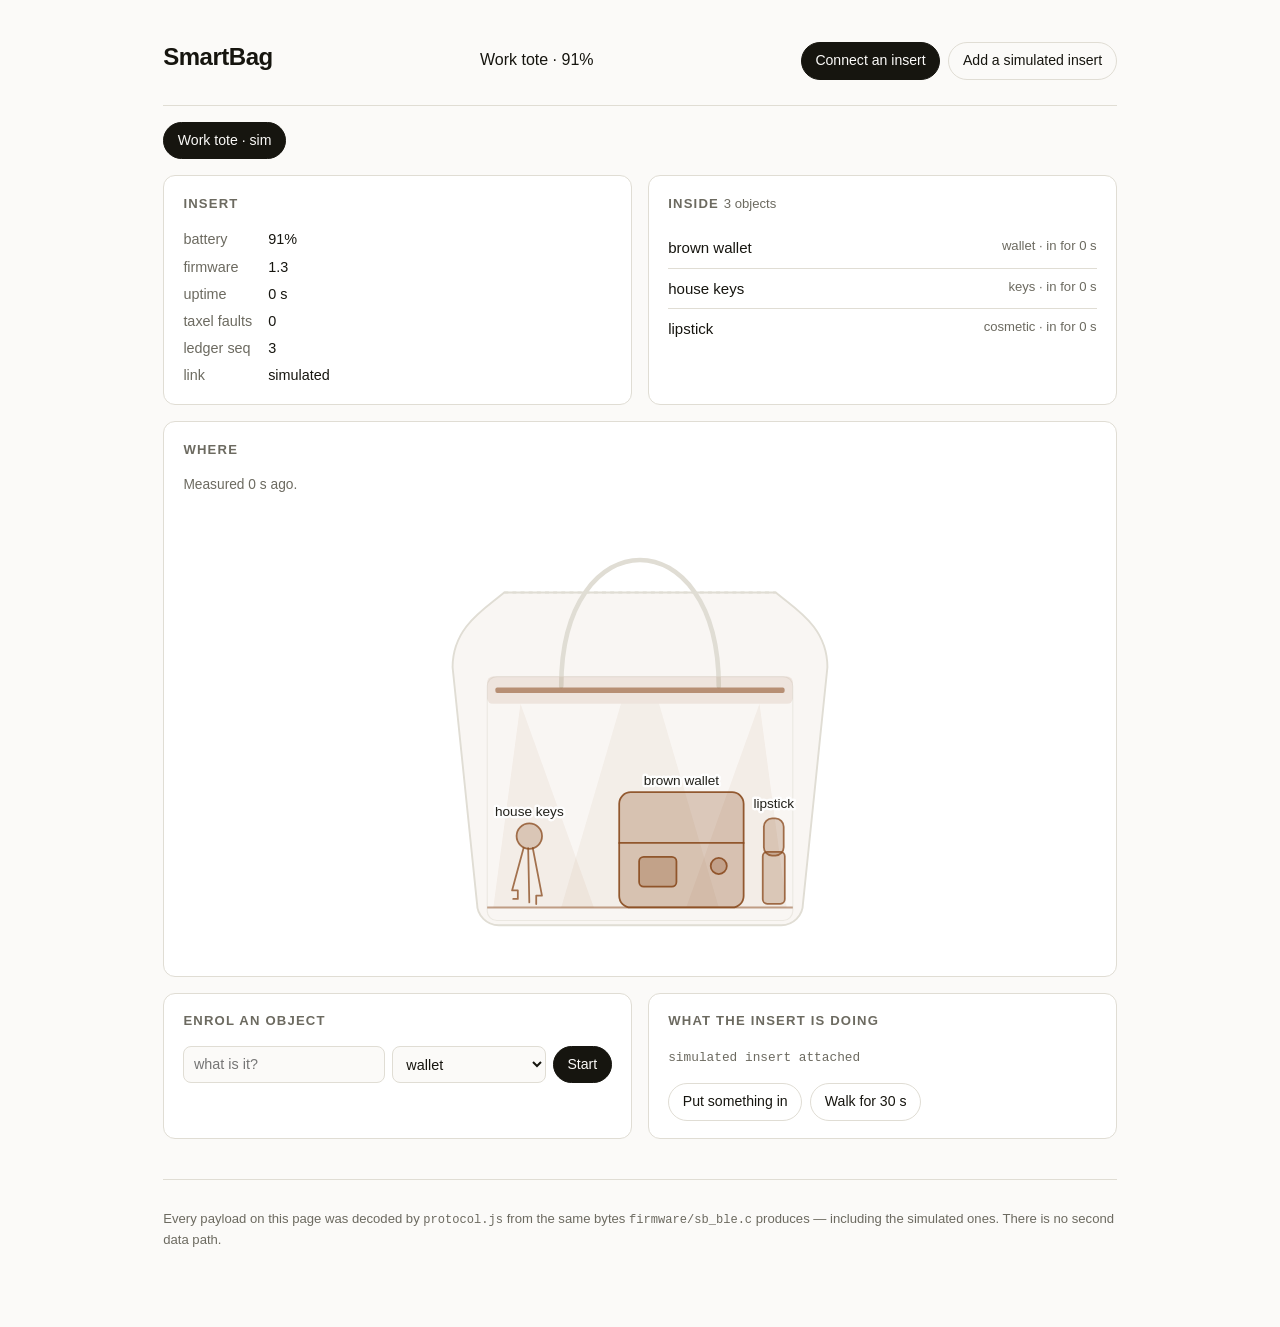
<file: app/index.html>
<!doctype html>
<html lang="en">
<head>
<meta charset="utf-8">
<meta name="viewport" content="width=device-width,initial-scale=1">
<title>SmartBag</title>
<link rel="stylesheet" href="style.css">
</head>
<body>
<header>
  <h1>SmartBag</h1>
  <!-- ⭐ On a phone this collapses into the app bar: the bag's name on the left,
       its battery on the right, the way every app that talks to one device does
       it. The two buttons below are setup, not navigation, so they go away. -->
  <p class="appbar-sub" id="appbar-sub"></p>
  <div class="actions">
    <button id="connect">Connect an insert</button>
    <button id="add-sim" class="ghost">Add a simulated insert</button>
  </div>
</header>

<p id="banner" class="banner" hidden></p>

<nav id="inserts" class="inserts"></nav>

<main id="main" hidden>
  <section class="panel" id="status-panel" data-tab="bag">
    <h2>Insert</h2>
    <dl id="status"></dl>
  </section>

  <section class="panel" data-tab="bag">
    <h2>Inside <span id="count" class="tag"></span></h2>
    <ul id="inventory" class="inventory"></ul>
  </section>

  <section class="panel wide" data-tab="bag">
    <h2>Where</h2>
    <p id="map-age" class="age"></p>
    <div id="map-wrap"></div>
    <p class="caption" id="map-caption"></p>
  </section>

  <section class="panel" data-tab="enrol">
    <h2>Enrol an object</h2>
    <form id="enrol">
      <input id="enrol-label" type="text" maxlength="24" placeholder="what is it?" required>
      <select id="enrol-class">
        <option value="1">wallet</option><option value="2">phone</option>
        <option value="3">keys</option><option value="4">pouch</option>
        <option value="5">cosmetic</option><option value="6">glasses</option>
        <option value="7">earbuds</option><option value="8">card</option>
      </select>
      <button type="submit">Start</button>
    </form>
    <p id="enrol-status" class="enrol-status"></p>
  </section>

  <section class="panel" data-tab="activity">
    <h2>What the insert is doing</h2>
    <ul id="log" class="log"></ul>
    <div class="actions sim-only">
      <button id="sim-insert" class="ghost">Put something in</button>
      <button id="sim-walk" class="ghost">Walk for 30 s</button>
    </div>
  </section>
</main>

<!-- ⛔ A LIST OF PANELS IS A WEB PAGE. The same markup is an APP when it has one
     thing on screen at a time and a way between them, so on a phone these three
     tabs show one panel each and this bar is fixed to the bottom of the glass.
     Above 600 px it disappears and everything is on the page at once, which is
     what a wide screen is for. -->
<nav class="tabs" id="tabs" hidden>
  <button data-tab="bag" class="on">Bag</button>
  <button data-tab="enrol">Teach</button>
  <button data-tab="activity">Activity</button>
</nav>

<footer>
  <p>Every payload on this page was decoded by <code>protocol.js</code> from the
  same bytes <code>firmware/sb_ble.c</code> produces — including the simulated
  ones. There is no second data path.</p>
</footer>

<script type="module" src="app.js"></script>
</body>
</html>
</file>
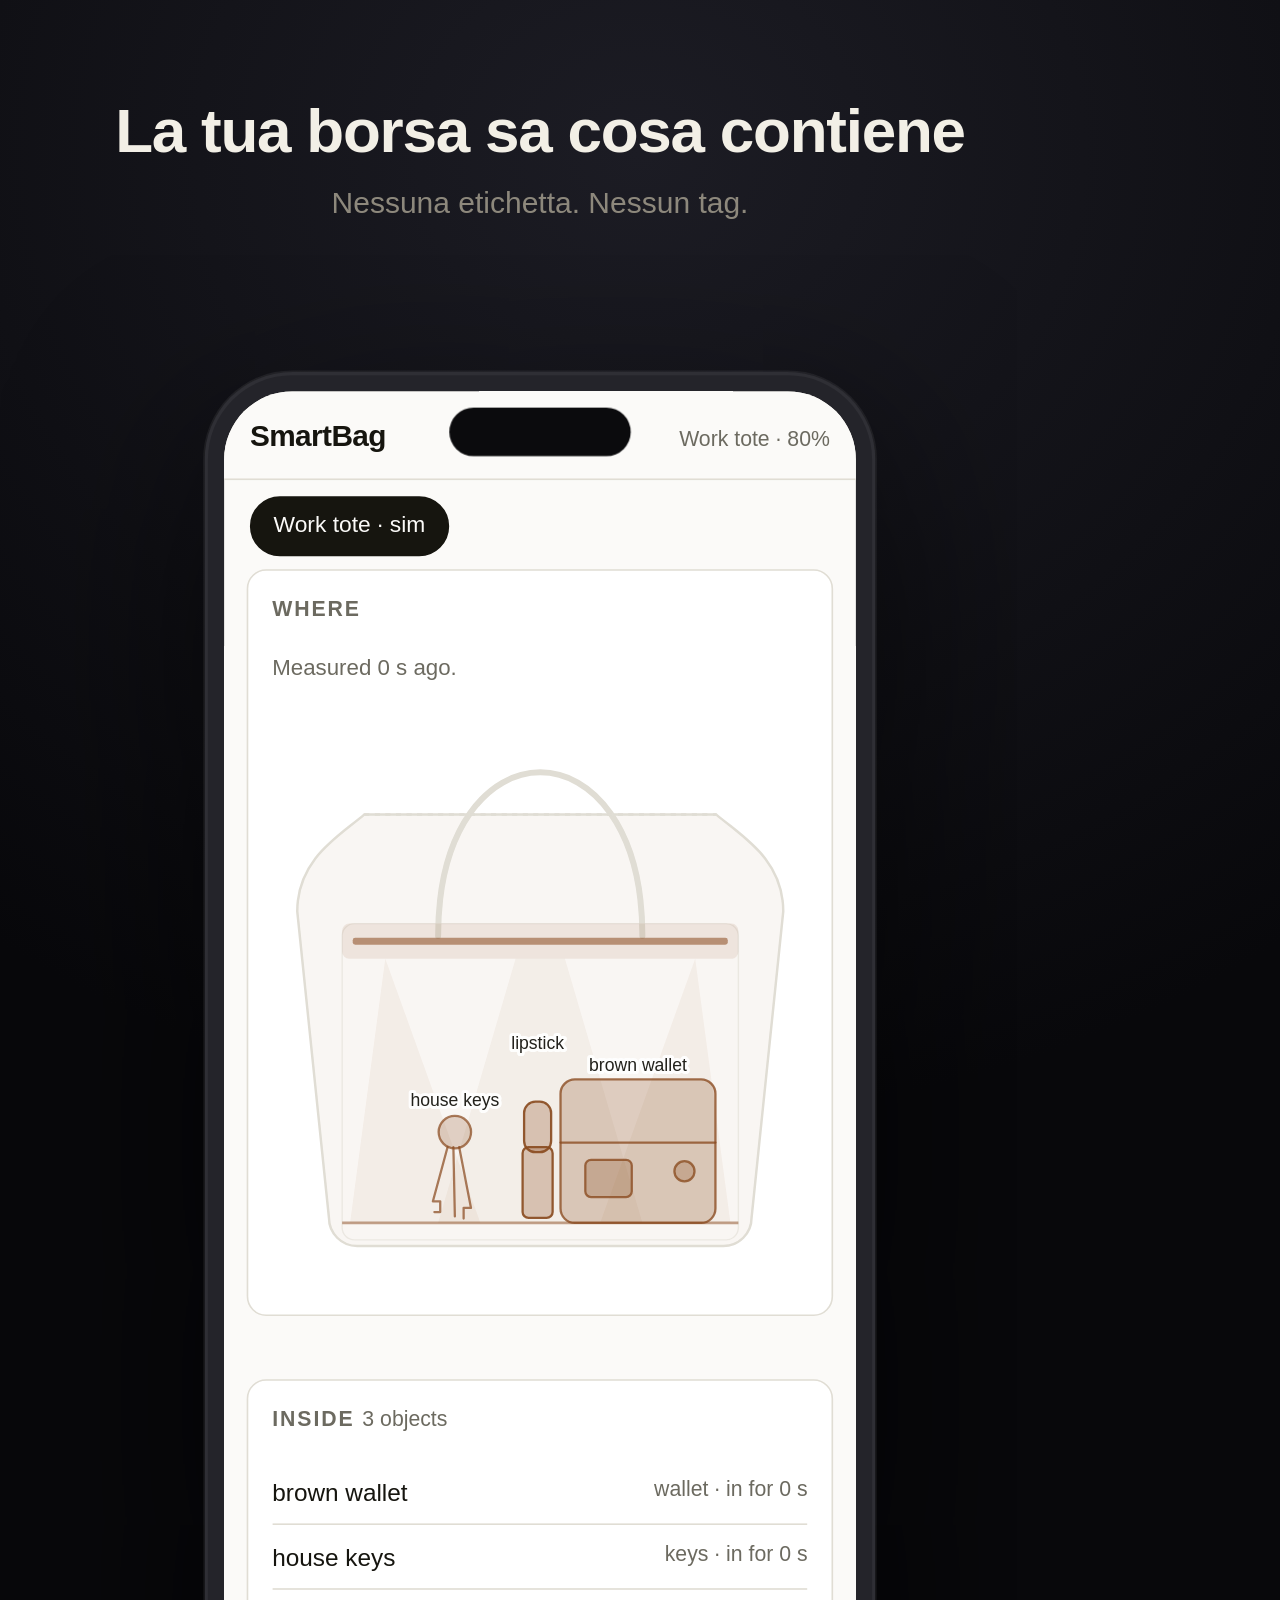
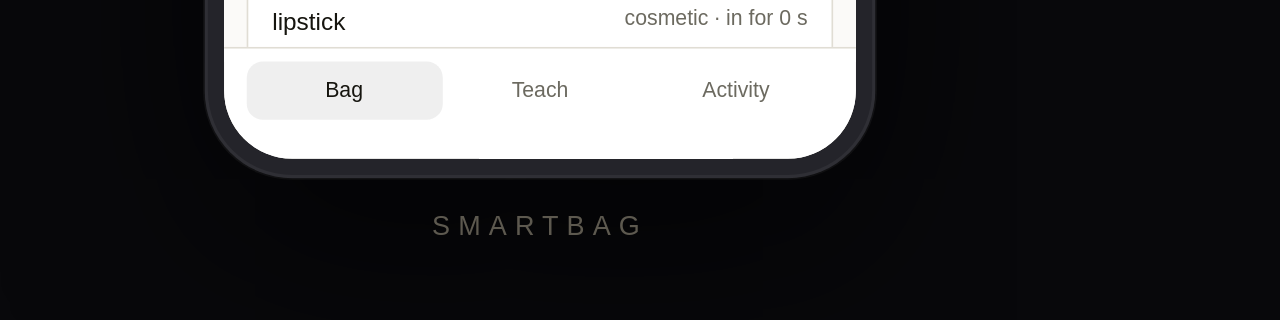
<file: app/film.html>
<!doctype html>
<html lang="it">
<head>
<meta charset="utf-8">
<title>SmartBag — the app, 9:16</title>
<!--
  ⭐ THE FILM IS THE REAL APP, IN A PHONE, ON A 1080x1920 CANVAS. Same trick as
  mock.html: the page IS the picture. An iframe 390 px wide puts index.html into
  its phone layout, and everything inside is the same code, the same simulator
  and the same protocol.js that decodes a real insert's bytes. Nothing here is
  drawn to look like an app.

  ⛔ AND THE TIMELINE IS DRIVEN BY FRAME NUMBER, NOT BY THE CLOCK. `?f=42` is
  frame 42 and always shows the same thing. A film built by screenshotting a
  page that animates on wall-clock time is a film whose frames depend on how
  busy the machine was, which is not a film you can rebuild.

  ⚠️ Which means every step is applied from the beginning on every frame: the
  script replays the whole story up to `f` and then paints. Cheap at this scale
  (a few dozen events), and it makes frame N independent of frames 1..N-1.

  ⛔ AND IT HAS TO BE SERVED OVER HTTP, NOT OPENED AS A FILE. app.js is an ES
  module and Chrome blocks module imports across file:// for CORS — the page
  loads, the iframe loads, and the app inside simply never runs. It does not
  fail loudly: it renders its own empty state, which looks exactly like an app
  with nothing in the bag. tools/build_app_film.sh serves app/ for the capture.

  Usage: tools/build_app_film.sh
-->
<style>
  * { box-sizing: border-box; }
  html, body { margin: 0; }
  /* ⚠️ Exactly 1080 x 1920, fixed. The capture is told the same numbers and
     there is nothing left to crop — a crop centres on the middle of the
     CAPTURE, which is only the middle of the phone if the two agree, and
     headless Chrome does not reliably make them agree. */
  body {
    position: relative; width: 1080px; height: 1920px; overflow: hidden;
    background: #0c0c10;
    background-image: radial-gradient(120% 70% at 50% 8%, #1c1c24 0%, #08080b 72%);
    font: 15px/1.4 -apple-system, "Segoe UI", Roboto, sans-serif;
    color: #b9b4a8;
  }

  /* The phone: 414 x 868 including bezel, scaled to fill a vertical frame.
     Transform rather than bigger pixels, so the app inside still lays itself
     out at 390 px and stays in its phone layout.
     ⚠️ 1.62, not 1.8, and a top of 372: at 1.8 the phone ended flush with the
     bottom of the frame and sat under the wordmark. The caption band, the
     phone and the mark are three things that have to coexist in 1920 px. */
  .phone {
    position: absolute; left: 50%; top: 372px;
    width: 414px; height: 868px;
    transform: translateX(-50%) scale(1.62); transform-origin: 50% 0;
    border-radius: 54px; background: #24242a; padding: 12px;
    box-shadow: 0 40px 120px rgba(0,0,0,0.7), 0 0 0 1px rgba(255,255,255,0.07),
                inset 0 0 0 2px rgba(255,255,255,0.05);
  }
  .screen {
    position: relative; width: 390px; height: 844px; border-radius: 42px;
    overflow: hidden; background: #14140f;
  }
  iframe { width: 390px; height: 844px; border: 0; display: block; }
  .notch {
    position: absolute; top: 10px; left: 50%; transform: translateX(-50%);
    width: 112px; height: 30px; border-radius: 16px; background: #0b0b0d; z-index: 2;
  }

  /* ⭐ A caption band, because a discovery feed plays without sound and the
     product has nothing to see on the outside. The words carry the whole
     claim; the phone carries the proof. */
  .caption {
    position: absolute; left: 0; right: 0; top: 96px;
    text-align: center; padding: 0 90px;
  }
  .caption .big {
    font-size: 62px; line-height: 1.12; font-weight: 600;
    letter-spacing: -0.02em; color: #f2efe6; margin: 0;
    text-wrap: balance;
  }
  .caption .small {
    font-size: 30px; line-height: 1.35; color: #8d887c; margin: 18px 0 0;
    text-wrap: balance;
  }
  /* Wordmark, bottom, quiet. */
  .mark {
    position: absolute; left: 0; right: 0; bottom: 74px; text-align: center;
    font-size: 27px; letter-spacing: 0.30em; text-transform: uppercase;
    color: #5d594f;
  }
</style>
</head>
<body>
  <div class="caption">
    <p class="big" id="big"></p>
    <p class="small" id="small"></p>
  </div>

  <div class="phone">
    <div class="screen">
      <div class="notch"></div>
      <iframe id="app" src="index.html?demo=3" title="SmartBag app"></iframe>
    </div>
  </div>

  <div class="mark">SmartBag</div>

<script type="module">
/* ── the timeline ────────────────────────────────────────────────────────────
 * Frame numbers at 30 fps. Each entry is (frame, what to do), replayed from the
 * start on every frame so that frame N does not depend on frame N-1.
 *
 * ⚠️ The captions are the script. The bag does nothing visible from outside —
 * that is the product — so what a viewer has to understand is the relationship
 * between the bag and the phone, and eleven seconds without sound is not long
 * enough to infer it. */
const FPS = 30;
const s = (n) => Math.round(n * FPS);

const CAPTIONS = [
  [s(0.0),  "La tua borsa sa cosa contiene", "Nessuna etichetta. Nessun tag."],
  [s(3.6),  "Ci metti qualcosa dentro",      "Il telefono lo sa prima che tu chiuda la cerniera."],
  [s(7.2),  "E sa dov'è",                    "Sul fondo, misurato, non indovinato."],
  [s(10.0), "SmartBag",                      "Un inserto. Entra nella borsa che hai già."],
];

/* What the simulated insert does, and when. */
const SCRIPT = [
  [s(4.2), (ins) => ins.openAndInsert()],
  [s(5.6), (ins) => ins.openAndInsert()],
  [s(8.4), (ins) => ins.openAndInsert()],
];

const frame = Math.max(0, +new URLSearchParams(location.search).get('f') || 0);

function caption() {
  let cur = CAPTIONS[0];
  for (const c of CAPTIONS) if (frame >= c[0]) cur = c;
  document.getElementById('big').textContent = cur[1];
  document.getElementById('small').textContent = cur[2];
}

/* ⛔ The iframe has to have finished booting before its insert exists. `load`
 * is not enough on its own — app.js runs as a module, so it executes after the
 * document is parsed — hence the poll rather than a single check. */
function withInsert(fn, tries = 60) {
  const w = document.getElementById('app').contentWindow;
  if (w && w.insert) return fn(w.insert);
  if (tries > 0) setTimeout(() => withInsert(fn, tries - 1), 16);
}

caption();
withInsert((ins) => {
  for (const [at, step] of SCRIPT) if (frame >= at) step(ins);
  document.body.dataset.ready = '1';
});
</script>
</body>
</html>
</file>
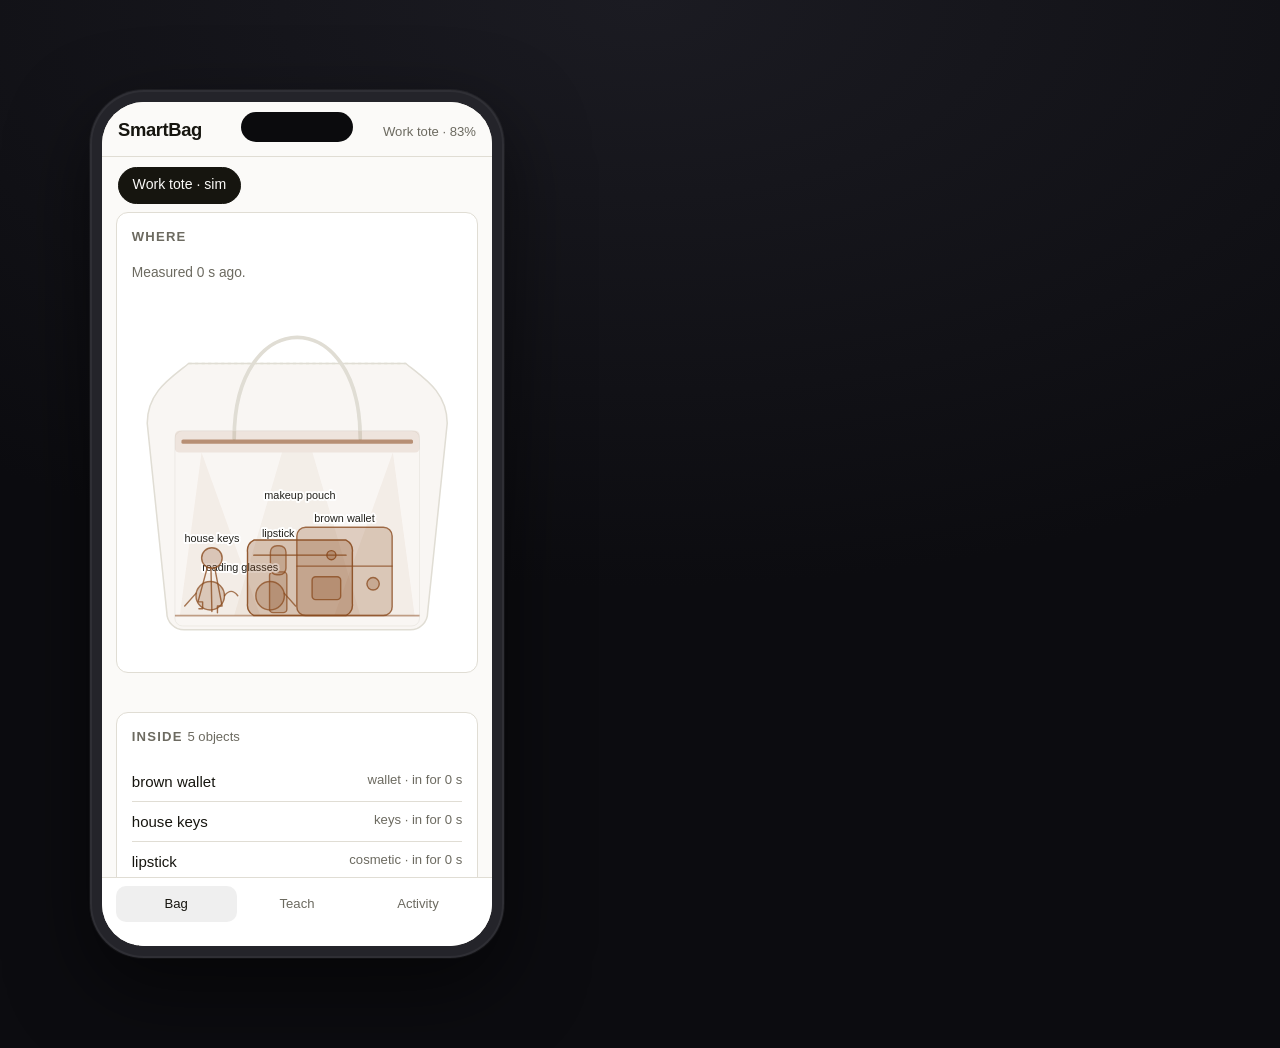
<file: app/mock.html>
<!doctype html>
<html lang="en">
<head>
<meta charset="utf-8">
<title>SmartBag — the app</title>
<!--
  ⭐ THE MOCK IS THE REAL APP. This page is a phone-shaped hole with index.html
  in it: the iframe is 390 px wide, which is what puts the app into its phone
  layout, and everything inside is the same code, the same simulator and the
  same protocol.js that decodes a real insert's bytes. Nothing here is drawn to
  look like a screenshot of something that does not run.

  ⚠️ It exists because headless Chrome would not honour --window-size for the
  layout viewport, so the screenshots came out clipped. Fixing the width in the
  page rather than in the capture makes the picture reproducible from any
  window size, which it needs to be.
-->
<style>
  :root { color-scheme: dark; }
  /* ⚠️ The phone is 414 x 868 INCLUDING its bezel. Under content-box the 12 px
     padding was added on top, making the box 438 x 892 — so a page sized for
     414 x 868 plus 90 mm of margin came out 24 px lop-sided, which is exactly
     the amount by which the frame looked off-centre. */
  * { box-sizing: border-box; }
  html, body { margin: 0; }
  /* ⛔ THE CROP WAS GUESSED AND IT ATE THE BOTTOM BEZEL. Capturing a square and
     then cutting a portrait out of it centres nothing: it centres on the middle
     of the CAPTURE, which is only the middle of the phone if the capture and
     the viewport agree — and headless Chrome does not reliably make them agree.
     ⭐ So the page IS the picture: a fixed box exactly the phone plus a margin,
     with the phone centred in it by construction. Screenshot it and there is
     nothing left to crop. */
  body {
    position: relative; width: 594px; height: 1048px; overflow: hidden;
    background: #101015;
    background-image: radial-gradient(120% 80% at 50% 0%, #1b1b22 0%, #0c0c10 70%);
    font: 15px/1.4 -apple-system, "Segoe UI", Roboto, sans-serif; color: #b9b4a8;
  }
  /* ⚠️ Absolute, not centred. `place-items: center` centres in the VIEWPORT,
     and headless Chrome gave a viewport shorter than the box asked for — so the
     phone overflowed upwards and lost its bottom bezel to the frame edge. A
     left/top in pixels cannot be got wrong by a browser that disagrees about
     how tall the window is: 90 px of margin on every side, by arithmetic. */
  .phone {
    position: absolute; left: 90px; top: 90px; width: 414px; height: 868px; border-radius: 54px;
    background: #24242a; padding: 12px;
    box-shadow: 0 30px 80px rgba(0,0,0,0.55), 0 0 0 1px rgba(255,255,255,0.06),
                inset 0 0 0 2px rgba(255,255,255,0.05);
  }
  .screen {
    /* ⚠️ 42, not 44: the opening's radius is the body's 54 minus the 12 px of
       bezel around it. Two pixels of mismatch let the corner of the screen poke
       outside the curve the frame draws, which showed up as a bright sliver of
       the tab bar at the bottom left. */
    position: relative; width: 390px; height: 844px; border-radius: 42px;
    overflow: hidden; background: #14140f;
  }
  iframe { width: 390px; height: 844px; border: 0; display: block; }
  .notch {
    position: absolute; top: 10px; left: 50%; transform: translateX(-50%);
    width: 112px; height: 30px; border-radius: 16px; background: #0b0b0d; z-index: 2;
  }
</style>
</head>
<body>
  <div class="phone">
    <div class="screen">
      <div class="notch"></div>
      <iframe src="index.html?demo=5" title="SmartBag app"></iframe>
    </div>
  </div>
</body>
</html>
</file>
<file: app/style.css>
:root {
  --bg: #fbfaf8; --fg: #16150f; --dim: #6c6a60; --line: #e0ddd4;
  --panel: #fff; --accent: #8a4b1f; --warn: #9a5b00; --bad: #8d2b1c;
  --band: #efece4;
}
@media (prefers-color-scheme: dark) {
  :root {
    --bg: #14140f; --fg: #edeae0; --dim: #8f8c81; --line: #2d2c25;
    --panel: #1c1b16; --accent: #d99a63; --warn: #d9a441; --bad: #d97a63;
    --band: #232219;
  }
}
* { box-sizing: border-box; }
body {
  margin: 0; padding: 0 1.2rem 4rem; background: var(--bg); color: var(--fg);
  font: 16px/1.55 ui-sans-serif, -apple-system, "Segoe UI", Inter, sans-serif;
  max-width: 62rem; margin-inline: auto;
}
header {
  display: flex; flex-wrap: wrap; gap: 1rem; align-items: baseline;
  justify-content: space-between; padding: 2rem 0 1rem;
  border-bottom: 1px solid var(--line);
}
h1 { font-size: 1.5rem; margin: 0; letter-spacing: -0.02em; }
h2 { font-size: 0.82rem; margin: 0 0 0.9rem; text-transform: uppercase;
     letter-spacing: 0.09em; color: var(--dim); font-weight: 600; }
.actions { display: flex; gap: 0.5rem; flex-wrap: wrap; }
button {
  font: inherit; font-size: 0.88rem; padding: 0.42rem 0.85rem;
  border: 1px solid var(--fg); background: var(--fg); color: var(--bg);
  border-radius: 999px; cursor: pointer;
}
button.ghost { background: none; color: var(--fg); border-color: var(--line); }
button:hover { opacity: 0.85; }
.banner {
  margin: 1rem 0 0; padding: 0.7rem 0.9rem; border-radius: 8px;
  background: var(--band); border-left: 3px solid var(--warn);
  font-size: 0.9rem;
}
.inserts { display: flex; gap: 0.4rem; flex-wrap: wrap; padding: 1rem 0; }
.inserts button {
  background: none; color: var(--dim); border-color: var(--line);
}
.inserts button[aria-current="true"] {
  color: var(--bg); background: var(--fg); border-color: var(--fg);
}
main { display: grid; gap: 1rem; grid-template-columns: repeat(auto-fit, minmax(20rem, 1fr)); }
/* ⭐ The plan of the bag gets the whole row. It is the one panel that answers
   the question people actually open the app with — "where is it" — and in a
   half-width column a 225 x 78 mm insert renders about forty pixels tall, which
   is a diagram of nothing. */
.panel.wide { grid-column: 1 / -1; }
#map-wrap svg { width: 100%; height: auto; display: block;
  max-height: 440px; max-width: 420px; margin: 0 auto; }
.panel {
  background: var(--panel); border: 1px solid var(--line); border-radius: 12px;
  padding: 1.1rem 1.2rem;
}
dl { display: grid; grid-template-columns: auto 1fr; gap: 0.3rem 1rem; margin: 0;
     font-size: 0.9rem; }
dt { color: var(--dim); }
dd { margin: 0; font-variant-numeric: tabular-nums; }
.tag { color: var(--dim); font-weight: 400; text-transform: none;
       letter-spacing: 0; }
.inventory, .log { list-style: none; margin: 0; padding: 0; }
.inventory li {
  display: flex; justify-content: space-between; gap: 1rem;
  padding: 0.5rem 0; border-bottom: 1px solid var(--line); font-size: 0.94rem;
}
.inventory li:last-child { border-bottom: 0; }
.inventory .meta { color: var(--dim); font-size: 0.82rem; text-align: right;
                   font-variant-numeric: tabular-nums; }
.empty { color: var(--dim); font-size: 0.9rem; font-style: italic; }
.age { margin: 0 0 0.7rem; font-size: 0.86rem; }
.age.fresh { color: var(--dim); }
.age.soft { color: var(--warn); }
.age.gone { color: var(--bad); }
.caption { font-size: 0.8rem; color: var(--dim); margin: 0.7rem 0 0; }
svg { width: 100%; height: auto; display: block; }
.log li {
  font: 0.8rem/1.5 ui-monospace, SFMono-Regular, Menlo, monospace;
  color: var(--dim); padding: 0.12rem 0; word-break: break-word;
}
.log li b { color: var(--fg); font-weight: 600; }
form { display: flex; gap: 0.45rem; flex-wrap: wrap; }
input, select {
  font: inherit; font-size: 0.9rem; padding: 0.4rem 0.6rem; flex: 1 1 8rem;
  border: 1px solid var(--line); border-radius: 8px;
  background: var(--bg); color: var(--fg);
}
.enrol-status { font-size: 0.88rem; margin: 0.8rem 0 0; min-height: 1.2em; }
.enrol-status.bad { color: var(--bad); }
.enrol-status.good { color: var(--accent); }
footer {
  margin-top: 2.5rem; padding-top: 1rem; border-top: 1px solid var(--line);
  font-size: 0.82rem; color: var(--dim);
}
code { font-family: ui-monospace, SFMono-Regular, Menlo, monospace;
       font-size: 0.92em; }
.sim-only { margin-top: 0.9rem; }

/* ══ phone ═══════════════════════════════════════════════════════════════════
 * ⛔ THE SAME MARKUP WAS READING AS A WEBSITE, and on a phone that is the whole
 * problem: a title, two setup buttons and five stacked panels is a page you
 * scroll, not a thing you glance at. What the person holding this wants is the
 * bag — is my wallet in it, where — in the first screenful, and everything else
 * one tap away.
 *
 * ⭐ So below 600 px the header becomes an app bar with the bag and its battery,
 * the map moves to the top and fills the screen, and the three tabs at the
 * bottom show one panel at a time. No second implementation: the panels are the
 * same elements, and a wide screen still shows them all at once. */
@media (max-width: 600px) {
  body { padding: 0 0 5.6rem; max-width: none; }
  header {
    position: sticky; top: 0; z-index: 5; display: flex; flex-wrap: wrap;
    align-items: baseline; gap: 0 0.6rem; margin: 0; padding: 0.9rem 1rem 0.7rem;
    background: var(--bg); border-bottom: 1px solid var(--line);
  }
  header h1 { font-size: 1.15rem; margin: 0; }
  .appbar-sub { margin: 0 0 0 auto; font-size: 0.82rem; color: var(--dim); }
  header .actions { flex-basis: 100%; margin-top: 0.55rem; }
  header .actions button { font-size: 0.78rem; padding: 0.35rem 0.7rem; }
  /* Setup lives on the connect screen; once an insert is attached it is noise. */
  body.attached header .actions { display: none; }

  .inserts { padding: 0.6rem 1rem 0; margin: 0; }
  /* ⚠️ `order` does nothing under display:block, which is why the map stayed at
     the bottom the first time this was written. Flex column, and the order
     below is the order of the questions: where is it, what is in there, and
     only then how the insert itself is doing. */
  main { display: flex; flex-direction: column; padding: 0 0.85rem; }
  .panel { margin: 0.7rem 0; padding: 0.9rem 0.95rem; }
  .panel[data-tab] { display: none; }
  body[data-tab="bag"] .panel[data-tab="bag"],
  body[data-tab="enrol"] .panel[data-tab="enrol"],
  body[data-tab="activity"] .panel[data-tab="activity"] { display: block; }

  /* The bag first, and as big as the glass allows. */
  .panel.wide { order: -1; margin-top: 0.5rem; }
  #map-wrap svg { max-height: 52vh; max-width: none; }
  /* Status is a strip under the map, not a definition list of six rows. */
  #status-panel { order: 9; }
  /* Six labelled rows of telemetry is a diagnostics screen, not a first
     impression: on a phone it reads as two columns of small type at the end. */
  #status-panel dl { grid-template-columns: auto 1fr auto 1fr; font-size: 0.86rem; }
  #status-panel h2 { font-size: 0.72rem; }

  /* ⛔ THE TAB PILL WAS INSIDE THE SCREEN'S CORNER. A phone's glass is rounded —
     44 px of radius on the mock, and more on a real handset — and a bar with
     7 px of bottom padding puts its content deep inside that arc, where the
     corner cuts across it. The background running to the edges is right and is
     what gets clipped; the things you tap must not be down there.
     ⚠️ env(safe-area-inset-bottom) does not save this: it is 0 in an iframe, 0
     in a desktop browser, and 0 on any phone without a home indicator. The
     clearance has to exist without it, with the inset added on top. */
  .tabs {
    position: fixed; left: 0; right: 0; bottom: 0; z-index: 6;
    display: grid; grid-template-columns: repeat(3, 1fr);
    background: var(--panel); border-top: 1px solid var(--line);
    padding: 0.5rem 0.85rem calc(1.5rem + env(safe-area-inset-bottom));
  }
  .tabs button {
    background: none; border: 0; color: var(--dim); font: inherit;
    font-size: 0.82rem; padding: 0.5rem 0; border-radius: 10px;
  }
  .tabs button.on { color: var(--fg); background: rgba(127, 127, 127, 0.12); }
}
@media (min-width: 601px) { .tabs { display: none !important; } }
</file>
